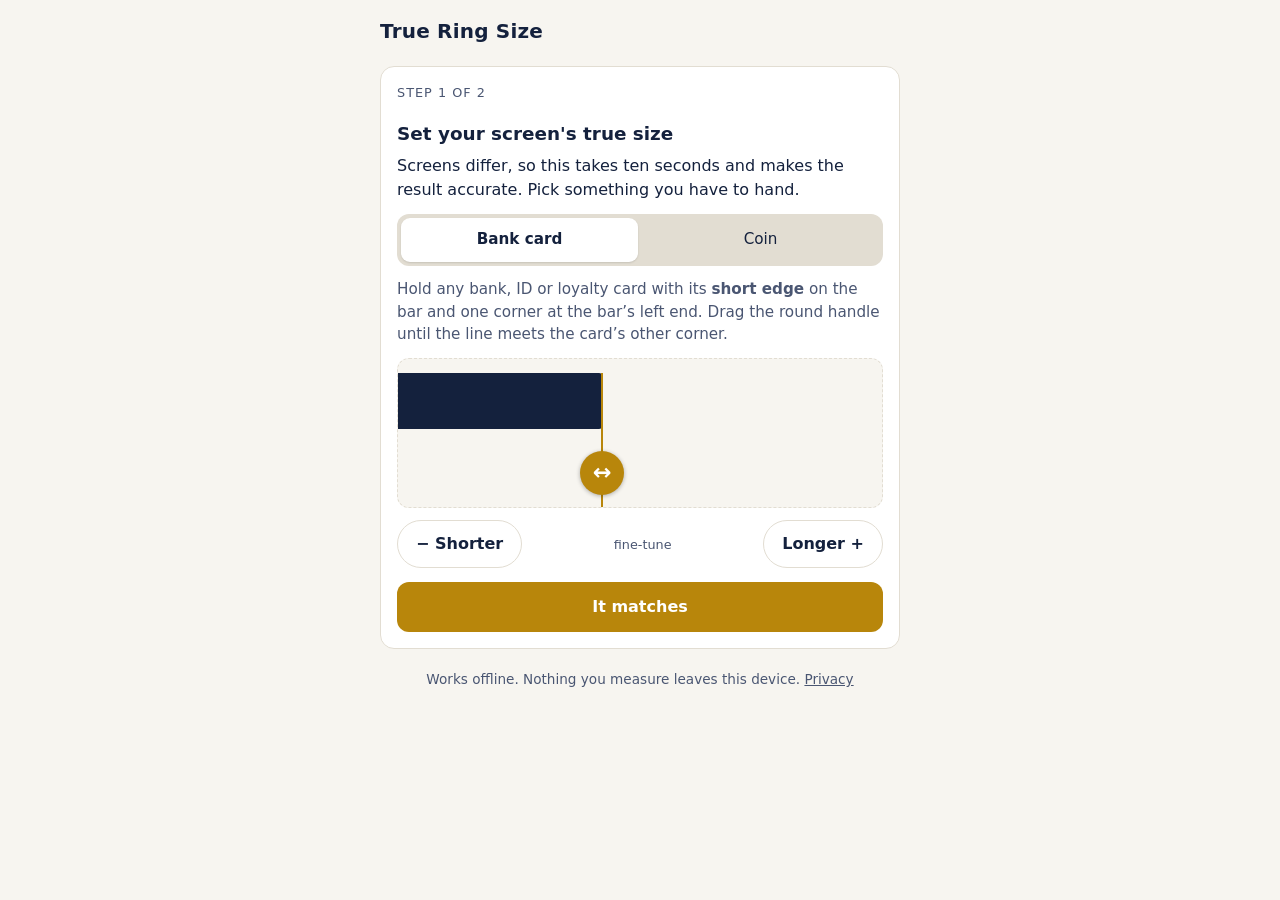
<file: index.html>
<!doctype html>
<html lang="en">
<head>
<meta charset="utf-8">
<meta name="viewport" content="width=device-width, initial-scale=1, viewport-fit=cover">
<title>True Ring Size: measure a ring on your screen</title>
<meta name="description" content="Find your ring size in US, UK, EU and Japan sizes. Calibrate your screen with a bank card or coin, then match a ring you own or enter a finger measurement. Works offline, no account.">
<meta name="theme-color" content="#14213d">
<link rel="manifest" href="manifest.webmanifest">
<link rel="icon" href="icon.svg" type="image/svg+xml">
<link rel="apple-touch-icon" href="icon-192.png">
<link rel="stylesheet" href="style.css?v=6">
</head>
<body>
<header class="top">
  <h1>True Ring Size</h1>
  <button id="recal" class="link" type="button" hidden>Recalibrate</button>
</header>

<div id="zoomWarn" class="warn" role="alert" hidden>
  The page is zoomed. Zoom back to 100% or sizes on screen will be wrong.
</div>

<main>
  <!-- Step 1: calibration -->
  <section id="calib" class="card">
    <p class="step">Step 1 of 2</p>
    <h2>Set your screen's true size</h2>
    <p>Screens differ, so this takes ten seconds and makes the result accurate. Pick something you have to hand.</p>

    <div class="seg" role="tablist" aria-label="Calibration object">
      <button type="button" role="tab" id="tabCard" aria-selected="true">Bank card</button>
      <button type="button" role="tab" id="tabCoin" aria-selected="false">Coin</button>
    </div>

    <div id="coinPick" hidden>
      <label for="coin">Which coin?</label>
      <select id="coin"></select>
    </div>

    <p id="calibHelp" class="help"></p>

    <div class="stage" id="calibStage">
      <div id="calibBar" class="bar" aria-hidden="true"></div>
      <div id="calibGrip" class="grip" aria-hidden="true"><span></span></div>
      <div id="calibDisc" class="disc" aria-hidden="true" hidden></div>
    </div>

    <div class="fine">
      <button type="button" id="calMinus">− <span id="calMinusLbl">Shorter</span></button>
      <span class="finehint">fine-tune</span>
      <button type="button" id="calPlus"><span id="calPlusLbl">Longer</span> +</button>
    </div>
    <p id="calLimit" class="help" hidden></p>

    <button type="button" class="primary" id="calDone">It matches</button>
  </section>

  <!-- Step 2: measure -->
  <section id="measure" hidden>
    <div class="seg" role="tablist" aria-label="Measuring method">
      <button type="button" role="tab" id="tabRing" aria-selected="true">I have a ring that fits</button>
      <button type="button" role="tab" id="tabFinger" aria-selected="false">Measure my finger</button>
    </div>

    <div id="ringMode" class="card">
      <p class="help">Lay the ring flat on the circle. Drag on the circle or use the slider until the dark circle just fills the <strong>inside</strong> of the ring, with no dark edge hidden under the metal.</p>
      <div class="stage tall" id="ringStage">
        <div id="ringDisc" class="disc" aria-hidden="true"></div>
        <div class="cross" aria-hidden="true"></div>
      </div>
      <div class="adjust">
        <button type="button" class="nudge" id="ringMinus" aria-label="Smaller">−</button>
        <input type="range" id="ringRange" min="12" max="25" step="0.05" aria-label="Circle diameter">
        <button type="button" class="nudge" id="ringPlus" aria-label="Larger">+</button>
      </div>
    </div>

    <div id="fingerMode" class="card" hidden>
      <ol class="steps">
        <li>Wrap a thin strip of paper around the base of the finger. Snug, but it should still slide over the knuckle.</li>
        <li>Mark where the strip overlaps, then lay it flat on the line below with one end at the left edge.</li>
        <li>Drag the marker to your mark, or type the length if you used a ruler.</li>
      </ol>
      <div class="stage strip" id="stripStage">
        <div id="stripLine" class="stripline" aria-hidden="true"></div>
        <div id="stripMark" class="stripmark" aria-hidden="true"></div>
      </div>
      <p id="stripTooLong" class="help" hidden>If your strip is longer than the screen, turn the phone sideways or type the length instead.</p>
      <div class="adjust">
        <button type="button" class="nudge" id="circMinus" aria-label="Shorter">−</button>
        <input type="range" id="circRange" min="38" max="78" step="0.1" aria-label="Finger circumference">
        <button type="button" class="nudge" id="circPlus" aria-label="Longer">+</button>
      </div>
      <label class="inline" for="circInput">Length in mm
        <input type="number" id="circInput" inputmode="decimal" min="38" max="78" step="0.1">
      </label>
    </div>

    <section class="card result" aria-live="polite">
      <div class="primarySize">
        <label for="system" class="sr">Size system</label>
        <select id="system">
          <option value="us">US / Canada</option>
          <option value="uk">UK / Australia</option>
          <option value="eu">Europe (ISO)</option>
          <option value="jp">Japan</option>
        </select>
        <output id="bigSize">–</output>
      </div>
      <dl class="others">
        <div><dt>US</dt><dd id="oUs">–</dd></div>
        <div><dt>UK</dt><dd id="oUk">–</dd></div>
        <div><dt>EU</dt><dd id="oEu">–</dd></div>
        <div><dt>JP</dt><dd id="oJp">–</dd></div>
      </dl>
      <p class="dims"><span id="oMm">–</span> mm inside diameter · <span id="oCirc">–</span> mm around</p>
      <button type="button" class="secondary" id="share">Copy result</button>
      <p id="between" class="help" hidden></p>
    </section>

    <details class="card">
      <summary>Getting it right</summary>
      <ul>
        <li>Measure at the end of the day, when fingers are warm. Cold fingers are smaller.</li>
        <li>If the knuckle is much wider than the base, measure both and choose a size between them.</li>
        <li>Wide bands (6 mm and over) fit tighter: go up half a US size.</li>
        <li>Measuring twice and getting the same answer is the best check there is.</li>
        <li>A paper strip stretches and slips. A ring that already fits is the more reliable method.</li>
      </ul>
    </details>

    <details class="card">
      <summary>Size chart</summary>
      <div class="tablewrap">
        <table id="chart">
          <thead><tr><th>mm</th><th>US</th><th>UK</th><th>EU</th><th>JP</th></tr></thead>
          <tbody></tbody>
        </table>
      </div>
    </details>

    <details class="card">
      <summary>Check the calibration</summary>
      <p class="help">This line should be exactly 50 mm (5 cm) long against a ruler.</p>
      <div id="checkLine" class="checkline" aria-hidden="true"></div>
    </details>
  </section>
</main>

<footer>
  <p>Works offline. Nothing you measure leaves this device. <a href="privacy.html">Privacy</a></p>
</footer>

<script src="sizes.js?v=6"></script>
<script src="app.js?v=6"></script>
</body>
</html>
</file>
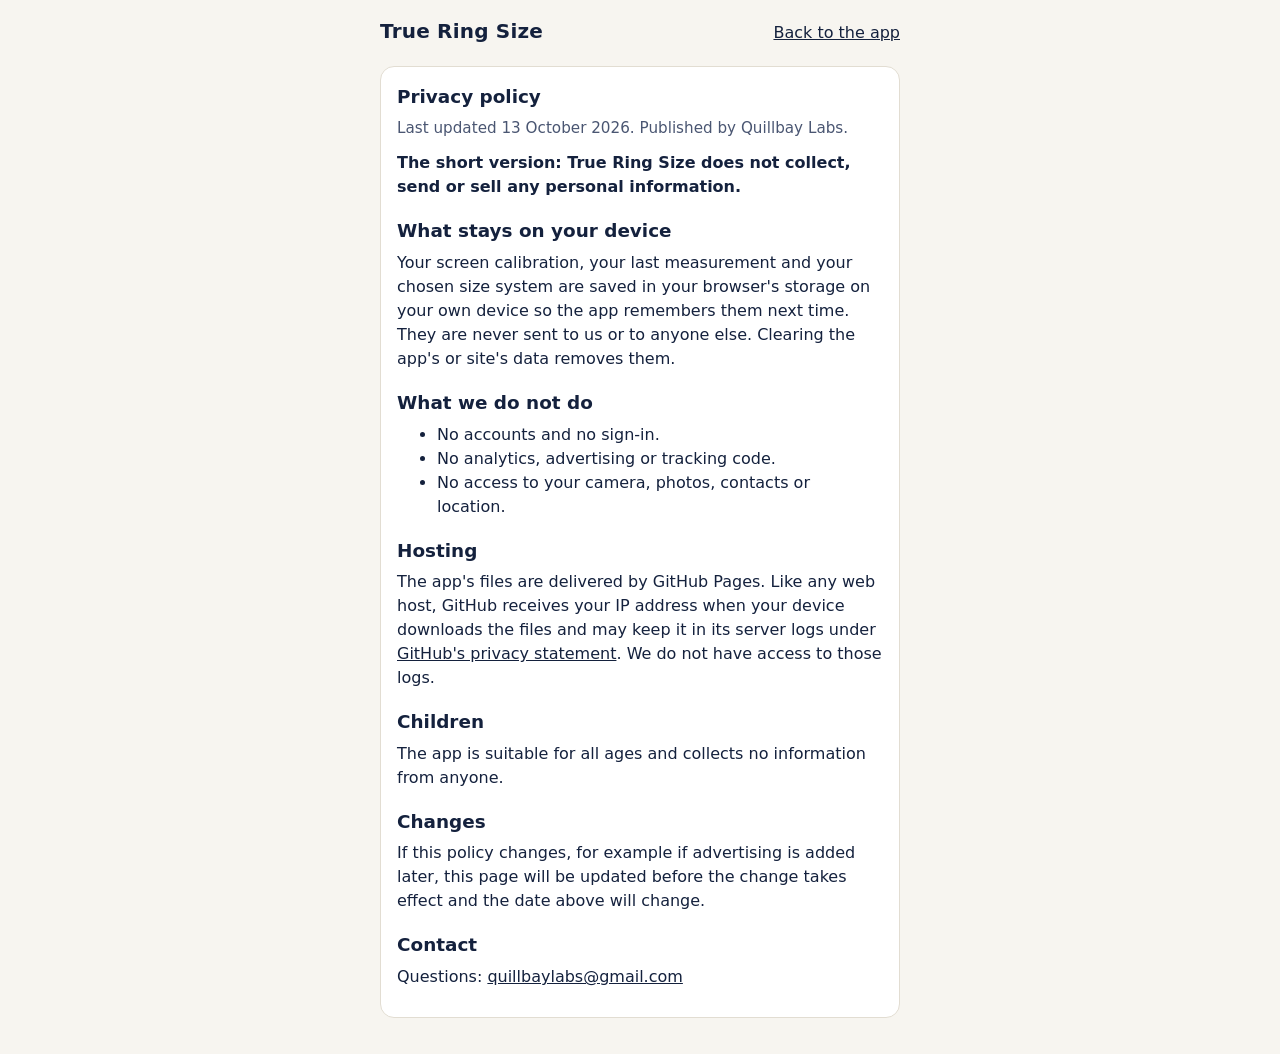
<file: privacy.html>
<!doctype html>
<html lang="en">
<head>
<meta charset="utf-8">
<meta name="viewport" content="width=device-width, initial-scale=1">
<title>Privacy policy: True Ring Size</title>
<link rel="icon" href="icon.svg" type="image/svg+xml">
<link rel="stylesheet" href="style.css?v=6">
</head>
<body>
<header class="top"><h1>True Ring Size</h1><a class="link" href="./">Back to the app</a></header>
<main>
<section class="card">
<h2>Privacy policy</h2>
<p class="help">Last updated 13 October 2026. Published by Quillbay Labs.</p>
<p><strong>The short version: True Ring Size does not collect, send or sell any personal information.</strong></p>
<h2>What stays on your device</h2>
<p>Your screen calibration, your last measurement and your chosen size system are saved in your browser's storage on your own device so the app remembers them next time. They are never sent to us or to anyone else. Clearing the app's or site's data removes them.</p>
<h2>What we do not do</h2>
<ul>
<li>No accounts and no sign-in.</li>
<li>No analytics, advertising or tracking code.</li>
<li>No access to your camera, photos, contacts or location.</li>
</ul>
<h2>Hosting</h2>
<p>The app's files are delivered by GitHub Pages. Like any web host, GitHub receives your IP address when your device downloads the files and may keep it in its server logs under <a href="https://docs.github.com/en/site-policy/privacy-policies/github-general-privacy-statement">GitHub's privacy statement</a>. We do not have access to those logs.</p>
<h2>Children</h2>
<p>The app is suitable for all ages and collects no information from anyone.</p>
<h2>Changes</h2>
<p>If this policy changes, for example if advertising is added later, this page will be updated before the change takes effect and the date above will change.</p>
<h2>Contact</h2>
<p>Questions: <a href="mailto:quillbaylabs@gmail.com">quillbaylabs@gmail.com</a></p>
</section>
</main>
</body>
</html>
</file>
<file: style.css>
:root {
  --ink: #14213d;
  --ink-soft: #4a5672;
  --paper: #f7f5f0;
  --card: #ffffff;
  --line: #e2ddd2;
  --accent: #b8860b;
  --accent-ink: #ffffff;
  --disc: #14213d;
  --warn-bg: #fff3cd;
  --warn-ink: #5c4400;
}
@media (prefers-color-scheme: dark) {
  :root {
    --ink: #f1ede4;
    --ink-soft: #b3b8c6;
    --paper: #0f1626;
    --card: #1a2338;
    --line: #2c3752;
    --accent: #e0b040;
    --accent-ink: #14213d;
    --disc: #f1ede4;
    --warn-bg: #4a3a05;
    --warn-ink: #ffe9a8;
  }
}

* { box-sizing: border-box; }
html { -webkit-text-size-adjust: 100%; }
body {
  margin: 0;
  background: var(--paper);
  color: var(--ink);
  font: 16px/1.5 system-ui, -apple-system, "Segoe UI", Roboto, sans-serif;
  padding: 0 16px calc(24px + env(safe-area-inset-bottom));
}
main, .top, footer { max-width: 520px; margin: 0 auto; }

.top { display: flex; align-items: baseline; justify-content: space-between; padding: 16px 0 8px; }
h1 { font-size: 1.25rem; margin: 0; letter-spacing: 0.01em; }
h2 { font-size: 1.15rem; margin: 0 0 6px; }
p { margin: 0 0 12px; }
.step { font-size: 0.8rem; text-transform: uppercase; letter-spacing: 0.08em; color: var(--ink-soft); margin-bottom: 4px; }
.help { color: var(--ink-soft); font-size: 0.95rem; }
.sr { position: absolute; width: 1px; height: 1px; overflow: hidden; clip-path: inset(50%); }

.card {
  background: var(--card);
  border: 1px solid var(--line);
  border-radius: 14px;
  padding: 16px;
  margin: 12px 0;
}

.warn { background: var(--warn-bg); color: var(--warn-ink); border-radius: 10px; padding: 10px 14px; max-width: 520px; margin: 8px auto; }

.seg { display: flex; gap: 4px; background: var(--line); padding: 4px; border-radius: 12px; margin: 12px 0; }
.seg button {
  flex: 1; border: 0; background: transparent; color: var(--ink);
  padding: 10px 8px; border-radius: 9px; font: inherit; font-size: 0.95rem; min-height: 44px; cursor: pointer;
}
.seg button[aria-selected="true"] { background: var(--card); font-weight: 600; box-shadow: 0 1px 2px rgba(0,0,0,.12); }

label { display: block; font-size: 0.9rem; color: var(--ink-soft); margin-bottom: 4px; }
select, input[type="number"] {
  font: inherit; color: var(--ink); background: var(--card);
  border: 1px solid var(--line); border-radius: 10px; padding: 10px 12px; min-height: 44px; max-width: 100%;
}
#coinPick select { width: 100%; margin-bottom: 12px; }
label.inline { display: flex; align-items: center; gap: 10px; margin-top: 12px; }
label.inline input { width: 110px; }

/* Measuring areas. Sizes inside are set in px by app.js from the calibration. */
.stage {
  position: relative; overflow: hidden;
  background: var(--paper); border: 1px dashed var(--line); border-radius: 12px;
  min-height: 120px; margin: 12px 0;
  display: flex; align-items: center; justify-content: center;
  touch-action: none;
}
.stage.tall { height: 200px; }
/* Card calibration: the bar sits at the top so the card can lie on it, and
   the grip hangs below the bar's end so it stays reachable under the card. */
#calibStage { display: block; height: 150px; cursor: ew-resize; }
#calibStage.coin { display: flex; height: auto; cursor: default; }
.bar { position: absolute; left: 0; top: 14px; height: 56px; background: var(--disc); border-radius: 0 3px 3px 0; }
.grip { position: absolute; top: 14px; bottom: 0; width: 2px; margin-left: -1px; background: var(--accent); pointer-events: none; }
.grip span {
  position: absolute; left: 50%; bottom: 12px; width: 44px; height: 44px; margin-left: -22px;
  border-radius: 50%; background: var(--accent);
  box-shadow: 0 1px 4px rgba(0,0,0,.3);
}
.grip span::before {
  content: "↔"; position: absolute; inset: 0; display: grid; place-items: center;
  color: var(--accent-ink); font-size: 1.4rem; font-weight: 700;
}
#calibStage.coin .grip, #calibStage.coin .bar { display: none; }

.fine { display: flex; align-items: center; justify-content: space-between; gap: 8px; }
.fine button {
  min-height: 48px; padding: 0 18px; border-radius: 24px; font: inherit; font-weight: 600;
  border: 1px solid var(--line); background: var(--card); color: var(--ink); cursor: pointer;
  touch-action: manipulation; user-select: none; -webkit-user-select: none;
}
.fine button:active { background: var(--line); }
.finehint { color: var(--ink-soft); font-size: 0.8rem; }
.disc { background: var(--disc); border-radius: 50%; flex: none; }
.cross { position: absolute; inset: 0; pointer-events: none;
  background:
    linear-gradient(var(--accent), var(--accent)) center / 1px 14px no-repeat,
    linear-gradient(var(--accent), var(--accent)) center / 14px 1px no-repeat; }

.stage.strip { min-height: 72px; justify-content: flex-start; }
.stripline { position: absolute; left: 0; top: 50%; height: 14px; margin-top: -7px; background: var(--disc); border-radius: 0 3px 3px 0; }
.stripmark { position: absolute; top: 8px; bottom: 8px; width: 2px; background: var(--accent); }

.adjust { display: flex; align-items: center; gap: 10px; }
.adjust input[type="range"] { flex: 1; min-width: 0; height: 44px; accent-color: var(--accent); }
.nudge {
  width: 48px; height: 48px; flex: none; border-radius: 50%;
  border: 1px solid var(--line); background: var(--card); color: var(--ink);
  font-size: 1.5rem; line-height: 1; cursor: pointer;
}
.nudge:active { background: var(--line); }

button.primary, button.secondary {
  width: 100%; min-height: 50px; border-radius: 12px; font: inherit; font-weight: 600; cursor: pointer; margin-top: 14px;
}
button.primary { background: var(--accent); color: var(--accent-ink); border: 0; }
button.secondary { background: transparent; color: var(--ink); border: 1px solid var(--line); }
button.link { background: none; border: 0; color: var(--ink-soft); font: inherit; font-size: 0.9rem; text-decoration: underline; cursor: pointer; padding: 8px 0; }
:focus-visible { outline: 3px solid var(--accent); outline-offset: 2px; }

.result { text-align: center; }
.primarySize { display: flex; flex-direction: column; align-items: center; gap: 4px; }
.primarySize select { border: 0; background: transparent; color: var(--ink-soft); text-align: center; padding: 4px 8px; }
#bigSize { font-size: 4rem; font-weight: 700; line-height: 1.05; font-variant-numeric: tabular-nums; }
.others { display: grid; grid-template-columns: repeat(4, 1fr); gap: 6px; margin: 14px 0 10px; }
.others div { background: var(--paper); border-radius: 10px; padding: 8px 4px; }
.others dt { font-size: 0.75rem; color: var(--ink-soft); letter-spacing: 0.06em; }
.others dd { margin: 0; font-weight: 600; font-size: 1.1rem; font-variant-numeric: tabular-nums; }
.dims { color: var(--ink-soft); font-size: 0.9rem; margin: 0; font-variant-numeric: tabular-nums; }
#between { margin: 12px 0 0; }

details summary { cursor: pointer; font-weight: 600; min-height: 28px; }
details ul, .steps { padding-left: 20px; margin: 12px 0 0; }
details li, .steps li { margin-bottom: 8px; }
.steps { margin-top: 0; color: var(--ink-soft); font-size: 0.95rem; }

.tablewrap { overflow-x: auto; margin-top: 12px; }
table { width: 100%; border-collapse: collapse; font-variant-numeric: tabular-nums; }
th, td { padding: 6px 4px; text-align: center; border-bottom: 1px solid var(--line); }
th { font-size: 0.8rem; color: var(--ink-soft); font-weight: 600; }
tr.me td { background: var(--accent); color: var(--accent-ink); font-weight: 700; }

.checkline { height: 6px; background: var(--disc); border-radius: 2px; margin-top: 8px; }

footer { color: var(--ink-soft); font-size: 0.85rem; text-align: center; padding-top: 8px; }

/* On phones the card edge and paper strip need the full screen width. */
@media (max-width: 560px) {
  #calibStage, .stage.strip {
    margin-left: -33px; margin-right: -33px;
    border-left: 0; border-right: 0; border-radius: 0;
  }
}

footer a, main a, a.link { color: inherit; }
.card h2 + p, .card h2 + ul { margin-top: 0; }
.card p + h2, .card ul + h2 { margin-top: 18px; }
</file>
